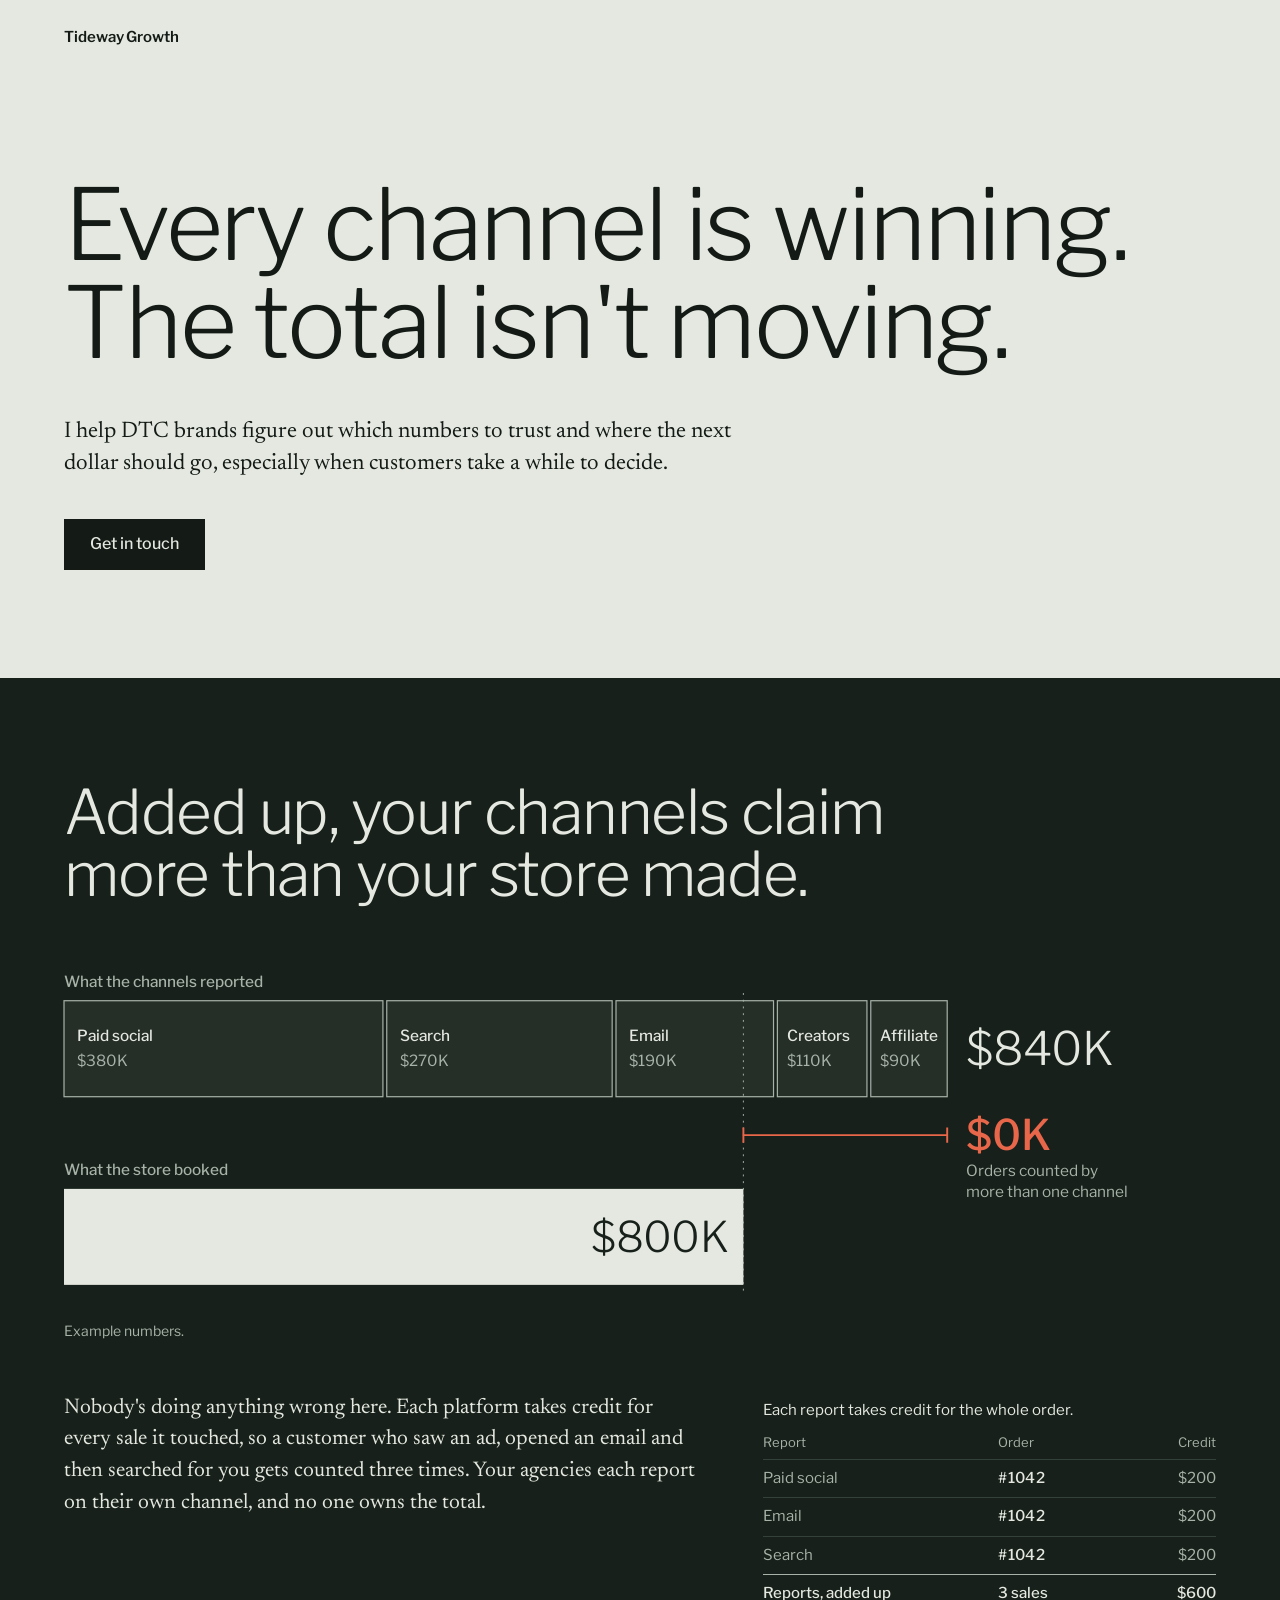
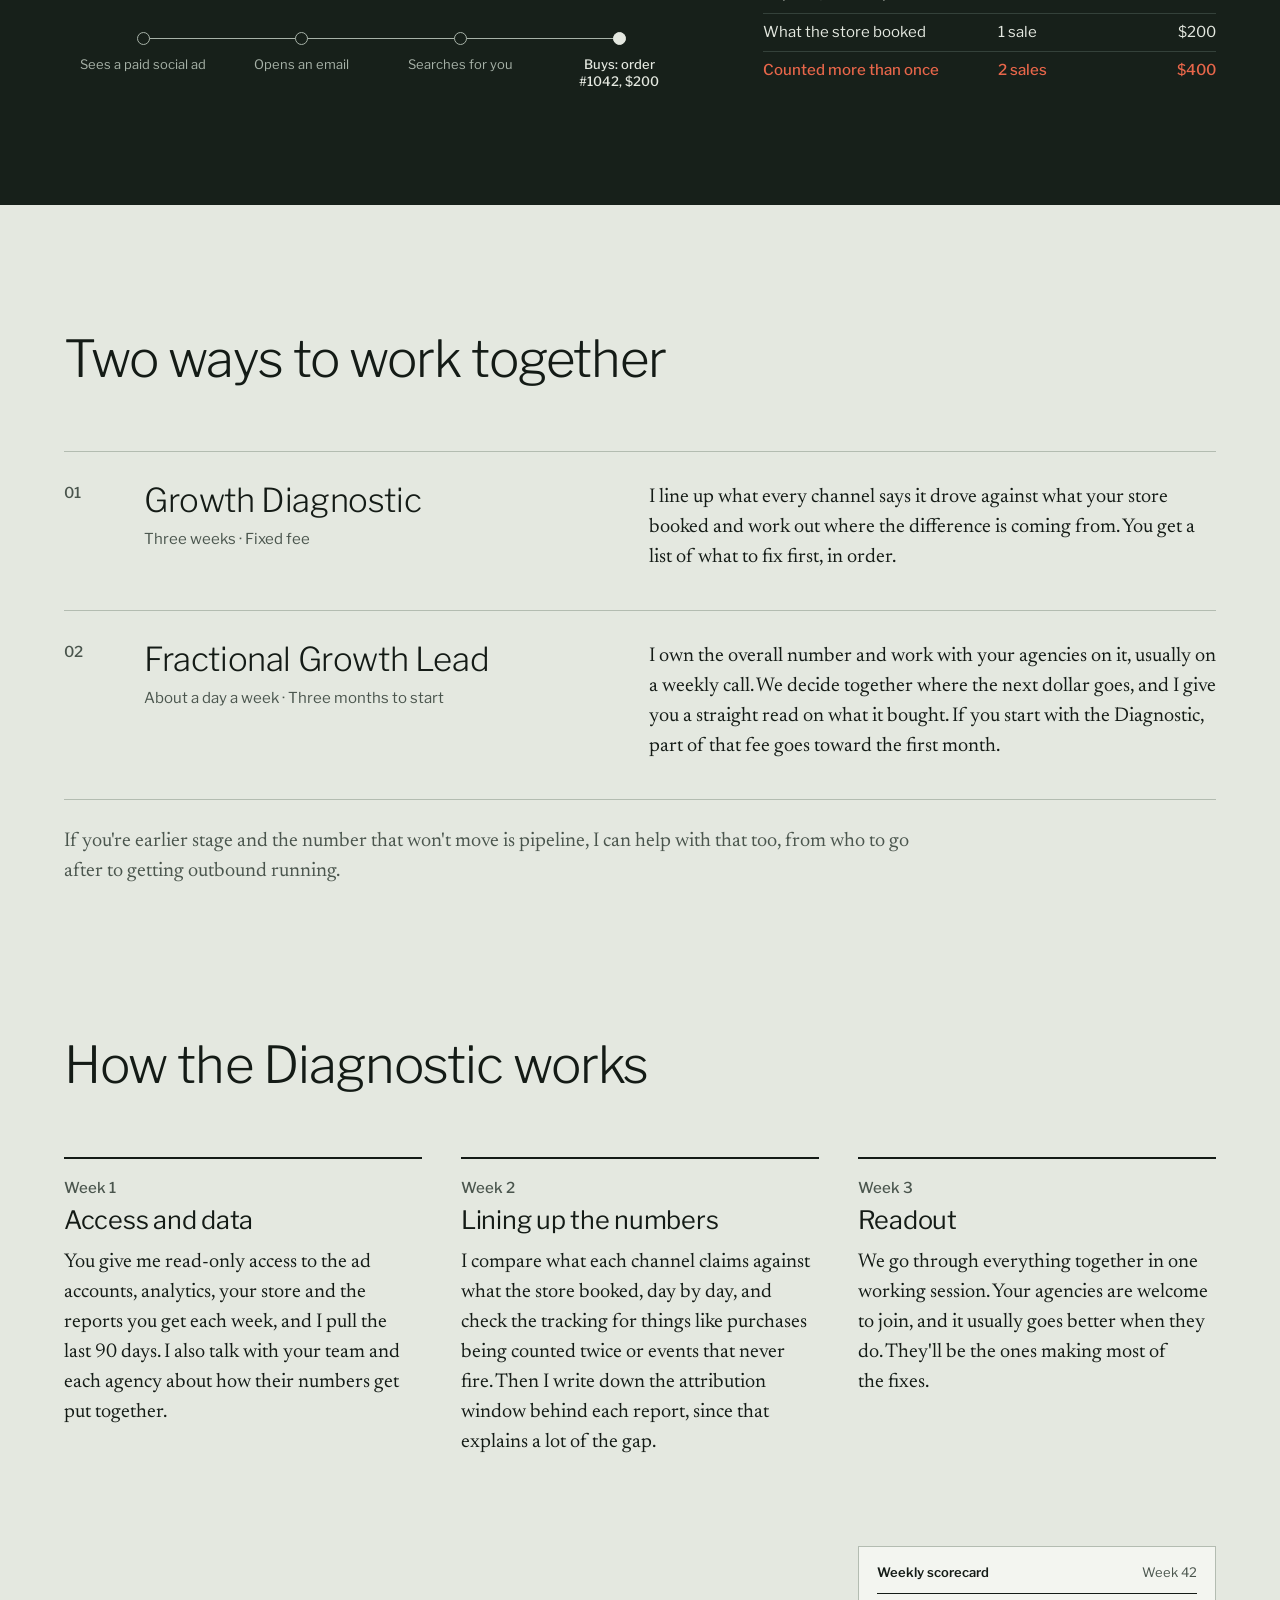
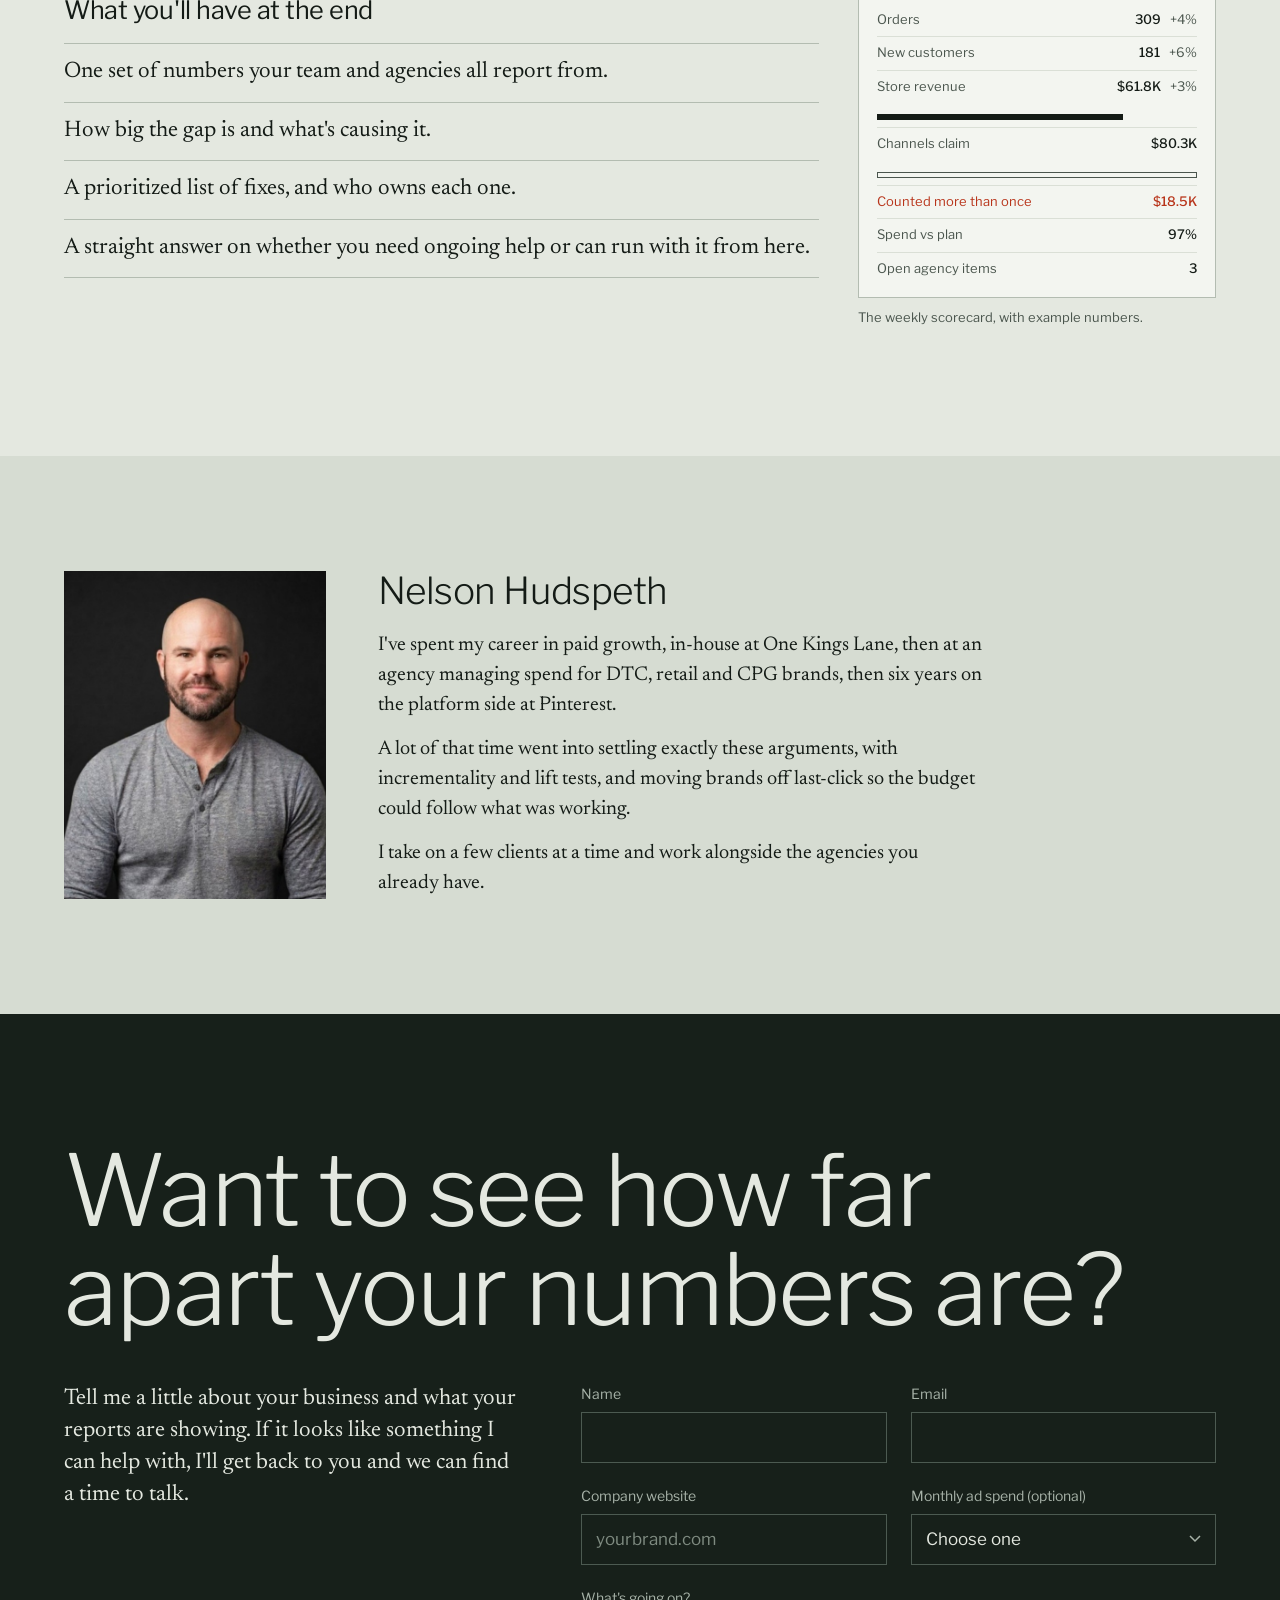
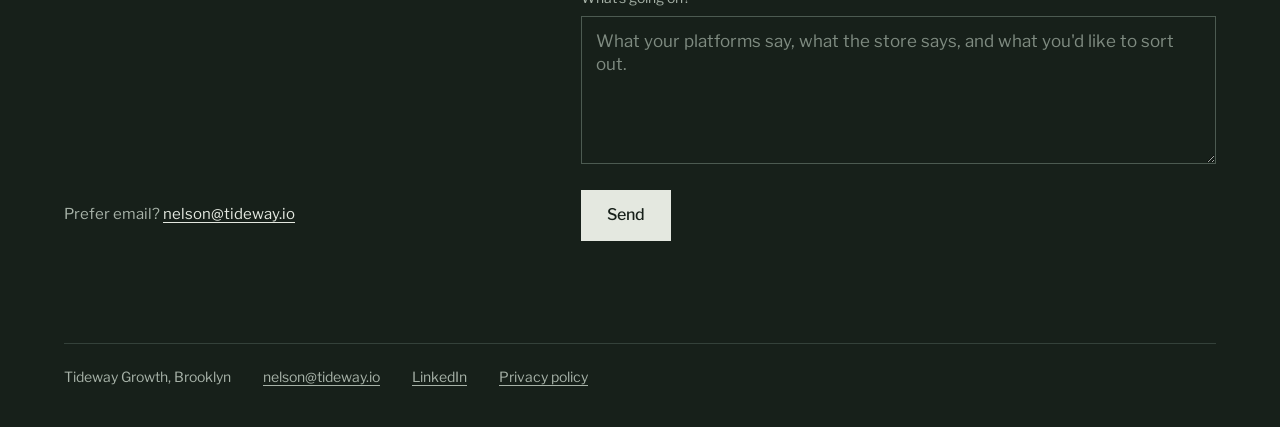
<file: index.html>
<!doctype html>
<html lang="en">
<head>
<meta charset="utf-8">
<meta name="viewport" content="width=device-width, initial-scale=1">
<title>Tideway Growth</title>
<meta name="description" content="Fractional growth and measurement for DTC brands: which numbers to trust, and where the next dollar should go.">
<meta name="theme-color" content="#E4E8E0">
<meta property="og:title" content="Tideway Growth">
<meta property="og:description" content="Fractional growth and measurement for DTC brands: which numbers to trust, and where the next dollar should go.">
<meta property="og:type" content="website">
<meta property="og:url" content="https://tidewaygrowth.com/">
<meta property="og:image" content="https://tidewaygrowth.com/og.png">
<meta property="og:image:type" content="image/png">
<meta property="og:image:width" content="1200">
<meta property="og:image:height" content="630">
<meta property="og:image:alt" content="Your agencies each report on their own channel, and no one owns the total. Paid social, email and search each report one sale. The store booked one.">
<meta name="twitter:card" content="summary_large_image">
<link rel="icon" href="data:image/svg+xml,%3Csvg xmlns='http://www.w3.org/2000/svg' viewBox='0 0 32 32'%3E%3Crect width='32' height='32' fill='%23141B16'/%3E%3Cpath d='M-6 10.5q2.75 2.6 5.5 0t5.5 0t5.5 0t5.5 0t5.5 0t5.5 0t5.5 0t5.5 0' fill='none' stroke='%23E4E8E0' stroke-width='3.2' stroke-linejoin='round'/%3E%3Crect x='14.4' y='10.5' width='3.2' height='14.5' fill='%23E4E8E0'/%3E%3C/svg%3E">
<link rel="preconnect" href="https://fonts.googleapis.com">
<link rel="preconnect" href="https://fonts.gstatic.com" crossorigin>
<link rel="stylesheet" href="https://fonts.googleapis.com/css2?family=Libre+Franklin:wght@300;400;500;600&family=Newsreader:ital,opsz,wght@0,6..72,400;1,6..72,400&display=swap">
<link rel="stylesheet" href="styles.css">
</head>
<body>

<header class="masthead wrap">
  <a class="wordmark" href="/">Tideway Growth</a>
</header>

<main>

  <section class="problem wrap" aria-labelledby="problem-title">
    <h1 id="problem-title"><span class="line">Every channel is winning.</span> <span class="line">The total isn't moving.</span></h1>
    <p class="standfirst">I help DTC brands figure out which numbers to trust and where the next dollar should go, especially when customers take a while to decide.</p>
    <a class="button" href="#start">Get in touch</a>
  </section>

  <section class="pov band" aria-labelledby="pov-title">
    <div class="wrap">
      <h2 class="h2" id="pov-title">Added up, your channels claim more than your store made.</h2>

      <figure class="gap">
        <svg class="gap__wide" viewBox="0 0 1200 344" role="img" aria-labelledby="gw-t gw-d">
          <title id="gw-t">What the channels reported against what the store booked, in one illustrative quarter</title>
          <desc id="gw-d">The five channel reports add up to $1.04M: paid social $380K, search $270K, email $190K, creators $110K and affiliate $90K. The store booked $800K. The $240K difference is orders counted by more than one channel.</desc>

          <text class="f-label" x="0" y="18">What the channels reported</text>
          <rect class="f-seg" style="--d:.25s" x="0" y="32" width="332.2" height="100"/>
          <rect class="f-seg" style="--d:.47s" x="336.2" y="32" width="234.8" height="100"/>
          <rect class="f-seg" style="--d:.69s" x="575" y="32" width="164.1" height="100"/>
          <rect class="f-seg" style="--d:.91s" x="743.1" y="32" width="93.3" height="100"/>
          <rect class="f-seg" style="--d:1.13s" x="840.4" y="32" width="79.6" height="100"/>
          <g class="f-lab" style="--d:.45s"><text class="f-name" x="14" y="74">Paid social</text><text class="f-val" x="14" y="100">$380K</text></g>
          <g class="f-lab" style="--d:.67s"><text class="f-name" x="350.2" y="74">Search</text><text class="f-val" x="350.2" y="100">$270K</text></g>
          <g class="f-lab" style="--d:.89s"><text class="f-name" x="589" y="74">Email</text><text class="f-val" x="589" y="100">$190K</text></g>
          <g class="f-lab" style="--d:1.11s"><text class="f-name" x="753.1" y="74">Creators</text><text class="f-val" x="753.1" y="100">$110K</text></g>
          <g class="f-lab" style="--d:1.33s"><text class="f-name" x="850.4" y="74">Affiliate</text><text class="f-val" x="850.4" y="100">$90K</text></g>
          <text class="f-total" data-total x="940" y="99">$1.04M</text>

          <text class="f-label" x="0" y="214">What the store booked</text>
          <rect class="f-store" style="--d:1.45s" x="0" y="228" width="707.7" height="100"/>
          <text class="f-store-val f-lab" style="--d:1.95s" x="691.7" y="294" text-anchor="end">$800K</text>

          <g class="f-reveal" style="--d:2.1s">
            <line class="f-guide" x1="707.7" y1="24" x2="707.7" y2="336"/>
            <path class="f-dim" d="M707.7 164v16M920 164v16M707.7 172H920"/>
            <text class="f-gap" data-gap x="940" y="188">$240K</text>
            <text class="f-note" x="940" y="215">Orders counted by</text>
            <text class="f-note" x="940" y="236">more than one channel</text>
          </g>
        </svg>

        <svg class="gap__tall" viewBox="0 64 335 542" role="img" aria-labelledby="gt-t gt-d">
          <title id="gt-t">What the channels reported against what the store booked, in one illustrative quarter</title>
          <desc id="gt-d">The five channel reports add up to $1.04M: paid social $380K, search $270K, email $190K, creators $110K and affiliate $90K. The store booked $800K. The $240K difference is orders counted by more than one channel.</desc>

          <text class="f-total" data-total x="0" y="96">$1.04M</text>

          <rect class="f-seg" style="--d:1.13s" x="0" y="110" width="84" height="35.5"/>
          <rect class="f-seg" style="--d:.91s" x="0" y="148.5" width="84" height="40.4"/>
          <rect class="f-seg" style="--d:.69s" x="0" y="191.9" width="84" height="71.9"/>
          <rect class="f-seg" style="--d:.47s" x="0" y="266.8" width="84" height="103.4"/>
          <rect class="f-seg" style="--d:.25s" x="0" y="373.2" width="84" height="146.8"/>
          <text class="f-lab" style="--d:1.33s" x="96" y="133"><tspan class="f-name">Affiliate</tspan> <tspan class="f-val">$90K</tspan></text>
          <text class="f-lab" style="--d:1.11s" x="96" y="173"><tspan class="f-name">Creators</tspan> <tspan class="f-val">$110K</tspan></text>
          <text class="f-lab" style="--d:.89s" x="96" y="232"><tspan class="f-name">Email</tspan> <tspan class="f-val">$190K</tspan></text>
          <text class="f-lab" style="--d:.67s" x="96" y="322"><tspan class="f-name">Search</tspan> <tspan class="f-val">$270K</tspan></text>
          <text class="f-lab" style="--d:.45s" x="96" y="450"><tspan class="f-name">Paid social</tspan> <tspan class="f-val">$380K</tspan></text>

          <rect class="f-store" style="--d:1.45s" x="251" y="204.6" width="84" height="315.4"/>
          <text class="f-store-val f-lab" style="--d:1.95s" x="293" y="238" text-anchor="middle">$800K</text>

          <g class="f-reveal" style="--d:2.1s">
            <text class="f-gap" data-gap x="335" y="96" text-anchor="end">$240K</text>
            <line class="f-guide" x1="84" y1="110" x2="300" y2="110"/>
            <path class="f-dim" d="M286 110h14M286 204.6h14M293 110v94.6"/>
            <path class="f-dim" d="M0 587h16"/>
            <text class="f-note" x="24" y="592">Orders counted by more than one channel</text>
          </g>

          <text class="f-label" x="0" y="548">Channels reported</text>
          <text class="f-label" x="335" y="548" text-anchor="end">Store booked</text>
        </svg>

        <figcaption>Example numbers.</figcaption>
      </figure>

      <div class="pov__foot">
        <div class="pov__left">
          <p class="pov__text">Nobody's doing anything wrong here. Each platform takes credit for every sale it touched, so a customer who saw an ad, opened an email and then searched for you gets counted three times. Your agencies each report on their own channel, and no one owns the total.</p>
          <ol class="one-sale__path">
            <li>Sees a paid social ad</li>
            <li>Opens an email</li>
            <li>Searches for you</li>
            <li class="is-order">Buys: order #1042, $200</li>
          </ol>
        </div>
        <figure class="one-sale" aria-label="One order, number 1042 for $200, appears in all three reports: paid social, email and search each take credit for it. The reports add up to three sales and $600; the store booked one sale and $200.">
          <p class="one-sale__lead">Each report takes credit for the whole order.</p>
          <table class="one-sale__ledger">
            <thead><tr><th scope="col">Report</th><th scope="col">Order</th><th scope="col">Credit</th></tr></thead>
            <tbody>
              <tr><td>Paid social</td><td class="o">#1042</td><td>$200</td></tr>
              <tr><td>Email</td><td class="o">#1042</td><td>$200</td></tr>
              <tr><td>Search</td><td class="o">#1042</td><td>$200</td></tr>
              <tr class="is-sum"><td>Reports, added up</td><td>3 sales</td><td>$600</td></tr>
              <tr class="is-store"><td>What the store booked</td><td>1 sale</td><td>$200</td></tr>
              <tr class="is-gap"><td>Counted more than once</td><td>2 sales</td><td>$400</td></tr>
            </tbody>
          </table>
        </figure>
      </div>
    </div>
  </section>

  <section class="offer wrap" aria-labelledby="offer-title">
    <h2 class="h2" id="offer-title">Two ways to work together</h2>
    <ol class="offers">
      <li class="offer-row">
        <span class="offer-row__num">01</span>
        <div class="offer-row__head">
          <h3 class="offer-row__name">Growth Diagnostic</h3>
          <p class="offer-row__terms"><span>Three weeks</span> · <span>Fixed fee</span></p>
        </div>
        <p class="offer-row__text">I line up what every channel says it drove against what your store booked and work out where the difference is coming from. You get a list of what to fix first, in order.</p>
      </li>
      <li class="offer-row">
        <span class="offer-row__num">02</span>
        <div class="offer-row__head">
          <h3 class="offer-row__name">Fractional Growth Lead</h3>
          <p class="offer-row__terms"><span>About a day a week</span> · <span>Three months to start</span></p>
        </div>
        <p class="offer-row__text">I own the overall number and work with your agencies on it, usually on a weekly call. We decide together where the next dollar goes, and I give you a straight read on what it bought. If you start with the Diagnostic, part of that fee goes toward the first month.</p>
      </li>
    </ol>
    <p class="offer__gtm">If you're earlier stage and the number that won't move is pipeline, I can help with that too, from who to go after to getting outbound running.</p>
  </section>

  <section class="weeks wrap" aria-labelledby="weeks-title">
    <h2 class="h2" id="weeks-title">How the Diagnostic works</h2>
    <ol class="weeks__list">
      <li>
        <p class="weeks__n">Week 1</p>
        <h3>Access and data</h3>
        <p>You give me read-only access to the ad accounts, analytics, your store and the reports you get each week, and I pull the last 90 days. I also talk with your team and each agency about how their numbers get put together.</p>
      </li>
      <li>
        <p class="weeks__n">Week 2</p>
        <h3>Lining up the numbers</h3>
        <p>I compare what each channel claims against what the store booked, day by day, and check the tracking for things like purchases being counted twice or events that never fire. Then I write down the attribution window behind each report, since that explains a lot of the gap.</p>
      </li>
      <li>
        <p class="weeks__n">Week 3</p>
        <h3>Readout</h3>
        <p>We go through everything together in one working session. Your agencies are welcome to join, and it usually goes better when they do. They'll be the ones making most of the fixes.</p>
      </li>
    </ol>
    <div class="hold">
      <div class="hold__text">
        <h3>What you'll have at the end</h3>
        <ul>
        <li>One set of numbers your team and agencies all report from.</li>
        <li>How big the gap is and what's causing it.</li>
        <li>A prioritized list of fixes, and who owns each one.</li>
        <li>A straight answer on whether you need ongoing help or can run with it from here.</li>
      </ul>
      </div>
      <figure class="scorecard">
          <div class="scorecard__sheet">
            <p class="scorecard__head"><span>Weekly scorecard</span><span>Week 42</span></p>
            <dl>
              <div><dt>Orders</dt><dd>309 <span>+4%</span></dd></div>
              <div><dt>New customers</dt><dd>181 <span>+6%</span></dd></div>
              <div class="is-bar" style="--w:77%"><dt>Store revenue</dt><dd>$61.8K <span>+3%</span></dd></div>
              <div class="is-bar is-claims" style="--w:100%"><dt>Channels claim</dt><dd>$80.3K</dd></div>
              <div class="is-gap"><dt>Counted more than once</dt><dd>$18.5K</dd></div>
              <div><dt>Spend vs plan</dt><dd>97%</dd></div>
              <div><dt>Open agency items</dt><dd>3</dd></div>
            </dl>
          </div>
          <figcaption>The weekly scorecard, with example numbers.</figcaption>
        </figure>
    </div>
  </section>

  <section class="about-band" aria-labelledby="about-title">
    <div class="about wrap">
      <img class="about__photo" src="nelson.jpg" alt="Nelson Hudspeth" width="720" height="720" loading="lazy">
      <div class="about__text">
        <h2 id="about-title">Nelson Hudspeth</h2>
        <p>I've spent my career in paid growth, in-house at One Kings Lane, then at an agency managing spend for DTC, retail and CPG brands, then six years on the platform side at Pinterest.</p>
        <p>A lot of that time went into settling exactly these arguments, with incrementality and lift tests, and moving brands off last-click so the budget could follow what was working.</p>
        <p>I take on a few clients at a time and work alongside the agencies you already have.</p>
      </div>
    </div>
  </section>

  <section class="close band" id="start" aria-labelledby="close-title">
    <div class="wrap">
      <h2 id="close-title">Want to see how far apart your numbers are?</h2>
      <div class="contact">
        <div class="contact__note">
          <p class="close__text">Tell me a little about your business and what your reports are showing. If it looks like something I can help with, I'll get back to you and we can find a time to talk.</p>
          <p class="contact__alt">Prefer email? <a href="mailto:nelson@tideway.io">nelson@tideway.io</a></p>
        </div>
        <form class="contact__form" action="https://formspree.io/f/mrppgwzo" method="POST" data-endpoint="https://formspree.io/f/mrppgwzo">
          <input type="hidden" name="_subject" value="New inquiry from tidewaygrowth.com">
          <div class="field">
            <label for="c-name">Name</label>
            <input id="c-name" name="name" type="text" autocomplete="name" required>
          </div>
          <div class="field">
            <label for="c-email">Email</label>
            <input id="c-email" name="email" type="email" autocomplete="email" required>
          </div>
          <div class="field">
            <label for="c-site">Company website</label>
            <input id="c-site" name="website" type="text" inputmode="url" autocomplete="url" placeholder="yourbrand.com">
          </div>
          <div class="field">
            <label for="c-spend">Monthly ad spend (optional)</label>
            <select id="c-spend" name="monthly_ad_spend">
              <option value="">Choose one</option>
              <option>Under $25K</option>
              <option>$25K to $100K</option>
              <option>$100K to $500K</option>
              <option>Over $500K</option>
              <option>Not sure</option>
            </select>
          </div>
          <div class="field field--full">
            <label for="c-msg">What's going on?</label>
            <textarea id="c-msg" name="message" rows="5" required placeholder="What your platforms say, what the store says, and what you'd like to sort out."></textarea>
          </div>
          <div class="field--hp" aria-hidden="true">
            <label for="c-hp">Leave this empty</label>
            <input id="c-hp" name="_gotcha" type="text" tabindex="-1" autocomplete="off">
          </div>
          <div class="contact__actions">
            <button class="button button--on-band" type="submit">Send</button>
            <p class="contact__status" role="status" aria-live="polite"></p>
          </div>
        </form>
      </div>
    </div>
  </section>

</main>

<footer class="footer band">
  <div class="wrap">
    <div class="footer__inner">
      <span>Tideway Growth, Brooklyn</span>
      <a href="mailto:nelson@tideway.io">nelson@tideway.io</a>
      <a href="https://www.linkedin.com/in/nelsonhudspeth">LinkedIn</a>
      <a href="/privacy.html">Privacy policy</a>
    </div>
  </div>
</footer>

<script>
// The figure adds up on screen: segments stack, the total ticks up, the store bar lands, the gap counts up.
// It only blanks itself just before it scrolls into view ("arm"), then plays once it's on screen ("play").
// No script, no IntersectionObserver, reduced motion, or an observer that never fires: the finished figure stays.
(() => {
  const fig = document.querySelector('.gap');
  if (!fig || !('IntersectionObserver' in window) || matchMedia('(prefers-reduced-motion: reduce)').matches) return;
  const fmt = (k) => (k >= 1000 ? '$' + (k / 1000).toFixed(2) + 'M' : '$' + Math.round(k) + 'K');
  const totals = fig.querySelectorAll('[data-total]');
  const gaps = fig.querySelectorAll('[data-gap]');
  let armed = false;
  const prime = () => {
    armed = true;
    totals.forEach((el) => (el.textContent = '$0K'));
    gaps.forEach((el) => (el.textContent = '$0K'));
    fig.classList.add('is-animated');
  };
  const run = () => {
    fig.classList.add('is-in');
    [380, 650, 840, 950, 1040].forEach((k, i) =>
      setTimeout(() => totals.forEach((el) => (el.textContent = fmt(k))), 600 + i * 220));
    setTimeout(() => {
      const t0 = performance.now();
      const tick = (t) => {
        const p = Math.min(1, (t - t0) / 700);
        gaps.forEach((el) => (el.textContent = fmt(240 * p)));
        if (p < 1) requestAnimationFrame(tick);
      };
      requestAnimationFrame(tick);
    }, 2100);
  };
  const arm = new IntersectionObserver((entries) => {
    if (entries.some((e) => e.isIntersecting)) { arm.disconnect(); if (!armed) prime(); }
  }, { rootMargin: '0px 0px 60% 0px' });
  const play = new IntersectionObserver((entries) => {
    if (entries.some((e) => e.isIntersecting)) {
      play.disconnect();
      if (!armed) prime();
      requestAnimationFrame(() => requestAnimationFrame(run));
    }
  }, { threshold: 0.35 });
  arm.observe(fig);
  play.observe(fig);
})();

// The contact form posts to the form service in data-endpoint and answers inline.
(() => {
  const form = document.querySelector('.contact__form');
  if (!form) return;
  const status = form.querySelector('.contact__status');
  const button = form.querySelector('button[type=submit]');
  form.addEventListener('submit', async (e) => {
    e.preventDefault();
    if (!form.reportValidity()) return;
    const endpoint = form.dataset.endpoint;
    if (!endpoint) { status.textContent = "Preview only: the form isn't connected yet."; return; }
    button.disabled = true;
    status.textContent = 'Sending...';
    try {
      const res = await fetch(endpoint, { method: 'POST', body: new FormData(form), headers: { Accept: 'application/json' } });
      if (!res.ok) throw new Error(String(res.status));
      form.reset();
      status.textContent = "Thanks, got it. I'll get back to you soon.";
    } catch (err) {
      status.textContent = "That didn't go through. Email me at nelson@tideway.io instead.";
    } finally {
      button.disabled = false;
    }
  });
})();
</script>

</body>
</html>
</file>
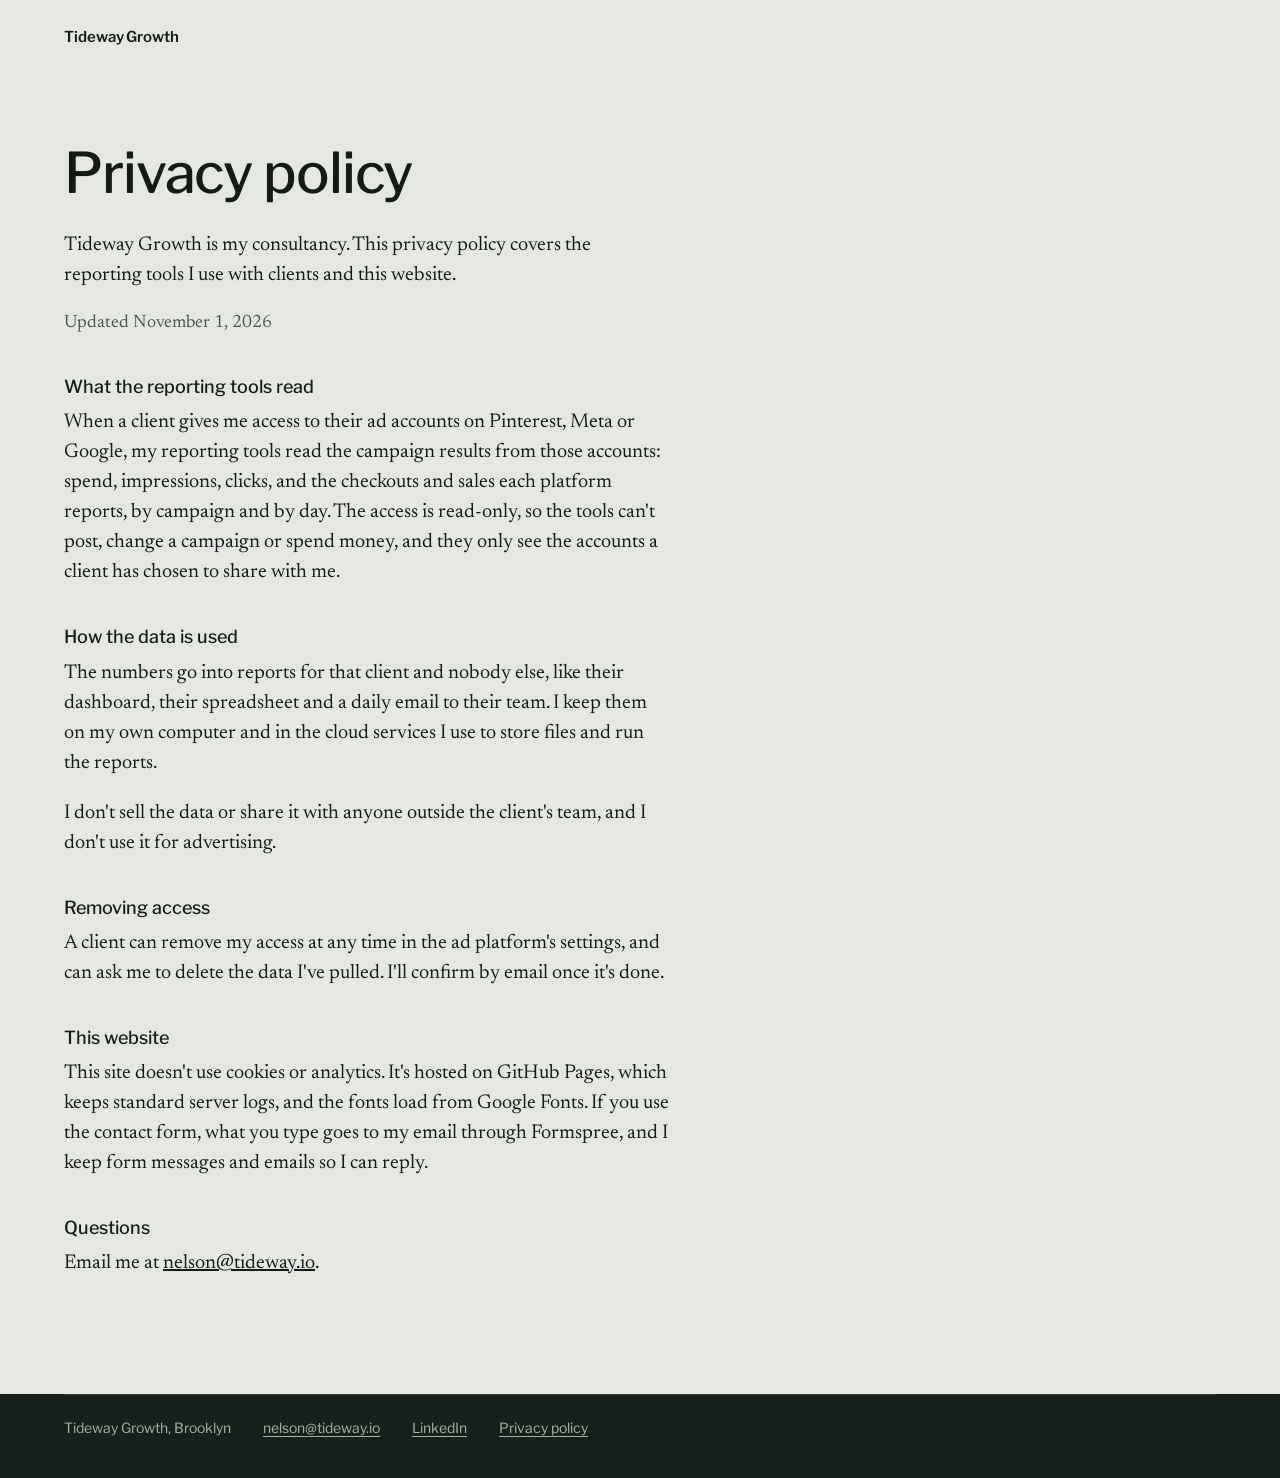
<file: privacy.html>
<!doctype html>
<html lang="en">
<head>
<meta charset="utf-8">
<meta name="viewport" content="width=device-width, initial-scale=1">
<title>Privacy Policy · Tideway Growth</title>
<meta name="description" content="Tideway Growth's privacy policy: what the reporting tools read from client ad accounts, how it's used, and how to remove access.">
<meta name="theme-color" content="#E4E8E0">
<link rel="icon" href="data:image/svg+xml,%3Csvg xmlns='http://www.w3.org/2000/svg' viewBox='0 0 32 32'%3E%3Crect width='32' height='32' fill='%23141B16'/%3E%3Cpath d='M-6 10.5q2.75 2.6 5.5 0t5.5 0t5.5 0t5.5 0t5.5 0t5.5 0t5.5 0t5.5 0' fill='none' stroke='%23E4E8E0' stroke-width='3.2' stroke-linejoin='round'/%3E%3Crect x='14.4' y='10.5' width='3.2' height='14.5' fill='%23E4E8E0'/%3E%3C/svg%3E">
<link rel="preconnect" href="https://fonts.googleapis.com">
<link rel="preconnect" href="https://fonts.gstatic.com" crossorigin>
<link rel="stylesheet" href="https://fonts.googleapis.com/css2?family=Libre+Franklin:wght@300;400;500;600&family=Newsreader:ital,opsz,wght@0,6..72,400;1,6..72,400&display=swap">
<link rel="stylesheet" href="styles.css">
<style>
  .policy { padding-block: clamp(48px, 8vw, 96px); }
  .policy__body { max-width: 38rem; }
  .policy h1 { font-family: var(--display); font-weight: 500; font-size: clamp(2.25rem, 1.6rem + 2.4vw, 3.5rem); line-height: 1.05; letter-spacing: -0.02em; margin: 0 0 0.5em; }
  .policy h2 { font-family: var(--display); font-weight: 500; font-size: 1.125rem; margin: 2em 0 0.4em; }
  .policy p { margin: 0 0 1em; }
  .policy__date { color: var(--ink-2); font-size: 0.9em; }
</style>
</head>
<body>

<header class="masthead wrap">
  <a class="wordmark" href="/">Tideway Growth</a>
</header>

<main>
  <section class="policy wrap" aria-labelledby="policy-title">
    <div class="policy__body">
      <h1 id="policy-title">Privacy policy</h1>
      <p>Tideway Growth is my consultancy. This privacy policy covers the reporting tools I use with clients and this website.</p>
      <p class="policy__date">Updated November 1, 2026</p>

      <h2>What the reporting tools read</h2>
      <p>When a client gives me access to their ad accounts on Pinterest, Meta or Google, my reporting tools read the campaign results from those accounts: spend, impressions, clicks, and the checkouts and sales each platform reports, by campaign and by day. The access is read-only, so the tools can't post, change a campaign or spend money, and they only see the accounts a client has chosen to share with me.</p>

      <h2>How the data is used</h2>
      <p>The numbers go into reports for that client and nobody else, like their dashboard, their spreadsheet and a daily email to their team. I keep them on my own computer and in the cloud services I use to store files and run the reports.</p>
      <p>I don't sell the data or share it with anyone outside the client's team, and I don't use it for advertising.</p>

      <h2>Removing access</h2>
      <p>A client can remove my access at any time in the ad platform's settings, and can ask me to delete the data I've pulled. I'll confirm by email once it's done.</p>

      <h2>This website</h2>
      <p>This site doesn't use cookies or analytics. It's hosted on GitHub Pages, which keeps standard server logs, and the fonts load from Google Fonts. If you use the contact form, what you type goes to my email through Formspree, and I keep form messages and emails so I can reply.</p>

      <h2>Questions</h2>
      <p>Email me at <a href="mailto:nelson@tideway.io">nelson@tideway.io</a>.</p>
    </div>
  </section>
</main>

<footer class="footer band">
  <div class="wrap">
    <div class="footer__inner">
      <span>Tideway Growth, Brooklyn</span>
      <a href="mailto:nelson@tideway.io">nelson@tideway.io</a>
      <a href="https://www.linkedin.com/in/nelsonhudspeth">LinkedIn</a>
      <a href="/privacy.html">Privacy policy</a>
    </div>
  </div>
</footer>

</body>
</html>
</file>
<file: styles.css>
/* Tideway Growth v2. Tokens and rules: DESIGN.md */

:root {
  --paper: #E4E8E0;
  --ink: #141B16;
  --ink-2: #4A554D;
  --rule: #B3BCB1;
  --band: #17201A;
  --band-ink: #E4E8E0;
  --band-ink-2: #A7B2A8;
  --accent: #B8341A;
  --accent-on-band: #E8664A;
  --paper-2: #D6DCD2;
  --band-rule: #34413A;

  --display: "Libre Franklin", "Franklin Gothic Medium", "Helvetica Neue", Arial, sans-serif;
  --text: "Newsreader", Georgia, "Times New Roman", serif;

  --gutter: clamp(20px, 5vw, 120px);
  --content: 1200px;
}

*, *::before, *::after { box-sizing: border-box; }

html { -webkit-text-size-adjust: 100%; text-size-adjust: 100%; }
@media (prefers-reduced-motion: no-preference) { html { scroll-behavior: smooth; } }

body {
  margin: 0;
  background: var(--paper);
  color: var(--ink);
  font-family: var(--text);
  font-size: clamp(1.125rem, 0.95rem + 0.4vw, 1.25rem);
  line-height: 1.5;
  font-optical-sizing: auto;
  -webkit-font-smoothing: antialiased;
  -moz-osx-font-smoothing: grayscale;
}

a { color: inherit; }
p, li { text-wrap: pretty; }
:focus-visible { outline: 2px solid currentColor; outline-offset: 3px; }

.wrap {
  width: 100%;
  max-width: calc(var(--content) + 2 * var(--gutter));
  margin-inline: auto;
  padding-inline: var(--gutter);
}

/* Masthead */

.masthead {
  display: flex;
  justify-content: space-between;
  align-items: baseline;
  gap: 1rem;
  padding-top: 28px;
  font-family: var(--display);
  font-size: 15px;
  line-height: 1.3;
}
.wordmark { font-weight: 600; letter-spacing: -0.005em; text-decoration: none; }

/* 1. The reader's problem: full-width type, nothing else */

.problem {
  padding-top: clamp(72px, 10vw, 148px);
  padding-bottom: clamp(72px, 8.5vw, 124px);
}
.problem h1 {
  margin: 0;
  font-family: var(--display);
  font-weight: 300;
  font-size: clamp(2.75rem, 1.2rem + 6.2vw, 6.5rem);
  line-height: 1;
  letter-spacing: -0.022em;
  text-wrap: balance;
}
.problem h1 .line { display: block; }

.standfirst {
  margin: clamp(28px, 3.4vw, 48px) 0 0;
  max-width: 31em;
  font-size: clamp(1.25rem, 1.05rem + 0.45vw, 1.5rem);
  line-height: 1.42;
}

.button {
  display: inline-block;
  margin-top: clamp(28px, 3vw, 40px);
  padding: 17px 26px 18px;
  background: var(--ink);
  color: var(--paper);
  font-family: var(--display);
  font-weight: 500;
  font-size: 16px;
  line-height: 1;
  text-decoration: none;
  transition: background-color 0.15s ease;
}
.button:hover { background: #2C3830; }

/* 2. The point of view, drawn: full-bleed ink band */

.band { background: var(--band); color: var(--band-ink); }

.pov {
  padding-top: clamp(64px, 8vw, 120px);
  padding-bottom: clamp(72px, 9vw, 136px);
}
.h2 {
  margin: 0;
  max-width: 17em;
  font-family: var(--display);
  font-weight: 300;
  font-size: clamp(2rem, 1.1rem + 2.6vw, 3.5rem);
  line-height: 1.06;
  letter-spacing: -0.018em;
  text-wrap: balance;
}

.pov .h2 { max-width: 15em; font-size: clamp(2.25rem, 1.2rem + 3.3vw, 4.25rem); line-height: 1.02; letter-spacing: -0.02em; }
.gap { margin: clamp(40px, 5vw, 72px) 0 0; }
.gap svg { width: 100%; height: auto; overflow: visible; }
.gap .gap__wide { display: block; }
.gap .gap__tall { display: none; max-width: 420px; }
.gap figcaption {
  margin-top: 20px;
  font-family: var(--display);
  font-size: 14px;
  color: var(--band-ink-2);
}

.pov__text {
  margin: clamp(36px, 4vw, 56px) 0 0;
  max-width: 34em;
  font-size: clamp(1.2rem, 1.05rem + 0.35vw, 1.4rem);
  line-height: 1.5;
}

/* The figure. Red marks the gap and nothing else. */

.gap text { font-family: var(--display); font-variant-numeric: lining-nums tabular-nums; }
.f-label { fill: var(--band-ink-2); font-size: 16px; font-weight: 500; }
.f-seg { fill: rgba(228, 232, 224, 0.07); stroke: var(--band-ink-2); stroke-width: 1.25; }
.f-name { fill: var(--band-ink); font-size: 16px; font-weight: 500; }
.f-val { fill: var(--band-ink-2); font-size: 16px; font-weight: 400; }
.f-total { fill: var(--band-ink); font-size: 48px; font-weight: 300; letter-spacing: -0.015em; }
.f-store { fill: var(--band-ink); }
.f-store-val { fill: var(--band); font-size: 44px; font-weight: 300; letter-spacing: -0.015em; }
.f-guide { stroke: var(--band-ink-2); stroke-width: 1; stroke-dasharray: 2 5; }
.f-dim { fill: none; stroke: var(--accent-on-band); stroke-width: 2; }
.f-gap { fill: var(--accent-on-band); font-size: 44px; font-weight: 500; letter-spacing: -0.01em; }
.f-note { fill: var(--band-ink-2); font-size: 16px; font-weight: 400; }

.gap__tall .f-label,
.gap__tall .f-name,
.gap__tall .f-val,
.gap__tall .f-note { font-size: 14px; }
.gap__tall .f-total { font-size: 30px; }
.gap__tall .f-store-val { font-size: 22px; }
.gap__tall .f-gap { font-size: 28px; }

/* The figure builds on scroll (script at the end of index.html). Without it, or with reduced motion, it simply shows. */
.gap.is-animated .f-seg,
.gap.is-animated .f-store {
  transform-box: fill-box;
  transform-origin: left center;
  transform: scaleX(0);
}
.gap.is-animated .gap__tall .f-seg,
.gap.is-animated .gap__tall .f-store { transform-origin: center bottom; transform: scaleY(0); }
.gap.is-animated .f-lab,
.gap.is-animated .f-reveal { opacity: 0; }
/* Timing lives on the "in" state only, so arming hides instantly and only the build is staged */
.gap.is-animated.is-in .f-seg,
.gap.is-animated.is-in .f-store {
  transform: none;
  transition: transform 0.5s cubic-bezier(0.2, 0.7, 0.2, 1) var(--d, 0s);
}
.gap.is-animated.is-in .f-lab,
.gap.is-animated.is-in .f-reveal {
  opacity: 1;
  transition: opacity 0.4s ease var(--d, 0s);
}

/* Supporting graphics: one sale counted three times (under the chart) and the weekly scorecard (beside what you hold) */

/* Graphic 1 · one sale, three reports, beside the paragraph under the chart */
.pov__foot {
  display: grid;
  grid-template-columns: minmax(0, 7fr) minmax(0, 5fr);
  column-gap: clamp(32px, 5vw, 88px);
  align-items: stretch;
  margin-top: clamp(36px, 4vw, 56px);
}
.pov__foot .pov__text { margin-top: 0; }
.pov__left { display: flex; flex-direction: column; }
.pov__left .pov__text { margin-bottom: clamp(36px, 4vw, 52px); }
.pov__left .one-sale__path { margin-top: auto; }
.one-sale > .one-sale__lead:first-child { margin-top: 0; }
.one-sale { margin: 6px 0 0; font-family: var(--display); color: var(--band-ink); }
.one-sale__path {
  position: relative;
  display: grid;
  grid-template-columns: repeat(4, minmax(0, 1fr));
  list-style: none;
  margin: 0;
  padding: 0;
  font-family: var(--display);
}
.one-sale__path::before {
  content: "";
  position: absolute;
  top: 6px;
  left: 12.5%;
  right: 12.5%;
  height: 1px;
  background: var(--band-ink-2);
}
.one-sale__path li {
  position: relative;
  padding: 24px 4px 0;
  text-align: center;
  font-size: 13px;
  line-height: 1.3;
  color: var(--band-ink-2);
}
.one-sale__path li::before {
  content: "";
  position: absolute;
  top: 0;
  left: 50%;
  width: 13px;
  height: 13px;
  margin-left: -6.5px;
  border-radius: 50%;
  background: var(--band);
  border: 1.5px solid var(--band-ink-2);
  box-sizing: border-box;
}
.one-sale__path .is-order { color: var(--band-ink); font-weight: 500; }
.one-sale__path .is-order::before { background: var(--band-ink); border-color: var(--band-ink); }
.one-sale__lead { margin: 26px 0 0; font-family: var(--display); font-size: 15px; color: var(--band-ink); }
.one-sale__ledger {
  width: 100%;
  margin-top: 12px;
  border-collapse: collapse;
  font-size: 15px;
  font-variant-numeric: lining-nums tabular-nums;
  color: var(--band-ink-2);
}
.one-sale__ledger th {
  padding: 0 0 6px;
  font-size: 13px;
  font-weight: 400;
  text-align: left;
  color: var(--band-ink-2);
}
.one-sale__ledger td { padding: 7px 0 8px; border-top: 1px solid var(--band-rule); vertical-align: baseline; }
.one-sale__ledger th:not(:last-child),
.one-sale__ledger td:not(:last-child) { padding-right: 12px; }
.one-sale__ledger th:nth-child(2),
.one-sale__ledger td:nth-child(2) { width: 30%; }
.one-sale__ledger th:last-child,
.one-sale__ledger td:last-child { width: 18%; text-align: right; }
.one-sale__ledger .o { color: var(--band-ink); font-weight: 500; letter-spacing: 0.02em; }
.one-sale__ledger .is-sum td { border-top-color: var(--band-ink-2); color: var(--band-ink); font-weight: 500; }
.one-sale__ledger .is-store td { color: var(--band-ink); }
.one-sale__ledger .is-gap td { color: var(--accent-on-band); font-weight: 500; }

/* Graphic 3 · the weekly scorecard, beside what you hold */
.scorecard { grid-column: 3; margin: 0; }
.scorecard__sheet {
  padding: 16px 18px 12px;
  background: #F3F5F0;
  border: 1px solid var(--rule);
  font-family: var(--display);
  font-size: 13px;
  font-variant-numeric: lining-nums tabular-nums;
}
.scorecard__head {
  display: flex;
  justify-content: space-between;
  margin: 0 0 10px;
  padding-bottom: 10px;
  border-bottom: 1px solid var(--ink);
  font-weight: 600;
  font-size: 13px;
}
.scorecard__head span:last-child { font-weight: 400; color: var(--ink-2); }
.scorecard dl { margin: 0; }
.scorecard dl > div {
  display: flex;
  justify-content: space-between;
  align-items: baseline;
  gap: 12px;
  padding: 6px 0 7px;
  border-bottom: 1px solid #DADFD6;
}
.scorecard dl > div:last-child { border-bottom: 0; }
.scorecard dt { color: var(--ink-2); }
.scorecard dd { margin: 0; color: var(--ink); font-weight: 500; }
.scorecard dd span { margin-left: 6px; font-weight: 400; color: var(--ink-2); }
.scorecard .is-bar { flex-wrap: wrap; }
.scorecard .is-bar::after {
  content: "";
  flex: 0 0 var(--w);
  height: 6px;
  margin-top: 6px;
  background: var(--ink);
}
.scorecard .is-claims::after { background: transparent; box-shadow: inset 0 0 0 1px var(--ink-2); }
.scorecard .is-gap dt,
.scorecard .is-gap dd { color: var(--accent); }
.scorecard figcaption { margin-top: 10px; font-family: var(--display); font-size: 13px; color: var(--ink-2); }

/* 3. Two named engagements: a numbered ledger, not cards */

.offer {
  padding-top: clamp(80px, 10vw, 152px);
  padding-bottom: clamp(48px, 5vw, 72px);
}
.offers {
  list-style: none;
  margin: clamp(40px, 5vw, 64px) 0 0;
  padding: 0;
  border-bottom: 1px solid var(--rule);
}
.offer-row {
  display: grid;
  grid-template-columns: 48px minmax(0, 5fr) minmax(0, 6fr);
  column-gap: clamp(16px, 2.5vw, 40px);
  align-items: start;
  padding: 30px 0 38px;
  border-top: 1px solid var(--rule);
}
.offer-row__num {
  font-family: var(--display);
  font-weight: 500;
  font-size: 15px;
  font-variant-numeric: tabular-nums;
  color: var(--ink-2);
}
.offer-row__name {
  margin: 0;
  font-family: var(--display);
  font-weight: 300;
  font-size: clamp(1.5rem, 1.1rem + 1.2vw, 2.25rem);
  line-height: 1.1;
  letter-spacing: -0.012em;
  text-wrap: balance;
}
/* The number, the name and the description share a top line; the terms sit under the name */
.offer-row__head { min-width: 0; }
.offer-row__terms span { white-space: nowrap; }
.offer-row__num { padding-top: 0; }
.offer-row__terms {
  margin: 10px 0 0;
  font-family: var(--display);
  font-size: 15px;
  line-height: 1.5;
  color: var(--ink-2);
}
.offer-row__text { margin: 0; max-width: 32em; }
.offer__gtm { margin: 26px 0 0; max-width: 44em; color: var(--ink-2); }

/* 4. How the Diagnostic runs: a horizontal three-week strip */

.weeks {
  padding-top: clamp(64px, 7vw, 104px);
  padding-bottom: clamp(88px, 10vw, 152px);
}
.weeks__list {
  list-style: none;
  margin: clamp(40px, 5vw, 64px) 0 0;
  padding: 0;
  display: grid;
  grid-template-columns: repeat(3, minmax(0, 1fr));
  column-gap: clamp(20px, 3vw, 48px);
}
.weeks__list li { border-top: 2px solid var(--ink); padding-top: 18px; }
.weeks__n {
  margin: 0;
  font-family: var(--display);
  font-weight: 500;
  font-size: 15px;
  color: var(--ink-2);
}
.weeks__list h3,
.hold h3 {
  margin: 6px 0 12px;
  font-family: var(--display);
  font-weight: 400;
  font-size: clamp(1.375rem, 1.1rem + 0.6vw, 1.75rem);
  line-height: 1.15;
  letter-spacing: -0.01em;
}
.weeks__list p:not(.weeks__n) { margin: 0; }

.hold {
  margin-top: clamp(64px, 7vw, 104px);
  display: grid;
  grid-template-columns: repeat(3, minmax(0, 1fr));
  column-gap: clamp(20px, 3vw, 48px);
  align-items: center;
}
.hold__text { grid-column: 1 / span 2; }
.hold h3 { margin: 0 0 18px; }
.hold ul { list-style: none; margin: 0; padding: 0; border-top: 1px solid var(--rule); }
.hold li {
  padding: 13px 0 14px;
  border-bottom: 1px solid var(--rule);
  font-size: clamp(1.25rem, 1.05rem + 0.45vw, 1.5rem);
  line-height: 1.35;
}

/* 5 + 6. About, with the beauty story: a darker tint of the ground, a real photo */

.about-band { background: var(--paper-2); }
.about {
  display: grid;
  grid-template-columns: minmax(0, 3fr) minmax(0, 7fr) minmax(0, 2fr);
  column-gap: clamp(24px, 4vw, 64px);
  align-items: start;
  padding-top: clamp(80px, 9vw, 136px);
  padding-bottom: clamp(80px, 9vw, 136px);
}
.about__photo {
  display: block;
  width: 100%;
  height: auto;
  aspect-ratio: 4 / 5;
  object-fit: cover;
  object-position: 50% 30%;
  background: var(--ink);
}
.about h2 {
  margin: 0;
  font-family: var(--display);
  font-weight: 300;
  font-size: clamp(1.75rem, 1.2rem + 1.4vw, 2.5rem);
  line-height: 1.1;
  letter-spacing: -0.012em;
}
.about p { margin: 14px 0 0; max-width: 34em; }
.about h2 + p { margin-top: 18px; }

/* 7. The close: one oversized line, one first step, one button */

.close {
  padding-top: clamp(88px, 10vw, 160px);
  padding-bottom: clamp(72px, 8vw, 120px);
}
.close h2 {
  margin: 0;
  font-family: var(--display);
  font-weight: 300;
  font-size: clamp(2.75rem, 1.2rem + 6.2vw, 6.5rem);
  line-height: 1;
  letter-spacing: -0.022em;
  text-wrap: balance;
}
.close__text {
  margin: clamp(28px, 3.4vw, 48px) 0 0;
  max-width: 31em;
  font-size: clamp(1.25rem, 1.05rem + 0.45vw, 1.5rem);
  line-height: 1.42;
}
.button--on-band { background: var(--band-ink); color: var(--band); }

/* The contact form: a short note on the left, the form on the right */
.contact {
  display: grid;
  grid-template-columns: minmax(0, 5fr) minmax(0, 7fr);
  column-gap: clamp(32px, 5vw, 88px);
  align-items: stretch;
  margin-top: clamp(28px, 3.4vw, 48px);
}
.contact .close__text { margin-top: 0; }
.contact__note { display: flex; flex-direction: column; }
.contact__alt {
  margin: auto 0 0;
  padding: 24px 0 15px;
  font-family: var(--display);
  font-size: 15px;
  color: var(--band-ink-2);
}
.contact__alt a { color: var(--band-ink); text-underline-offset: 3px; }
.contact__alt a:hover { color: #FFFFFF; }
.contact__form {
  display: grid;
  grid-template-columns: repeat(2, minmax(0, 1fr));
  gap: 22px 24px;
}
.field { display: flex; flex-direction: column; gap: 8px; min-width: 0; }
.field--full { grid-column: 1 / -1; }
.field label { font-family: var(--display); font-size: 14px; color: var(--band-ink-2); }
.field input,
.field select,
.field textarea {
  width: 100%;
  margin: 0;
  padding: 13px 14px;
  font-family: var(--display);
  font-size: 17px;
  line-height: 1.35;
  color: var(--band-ink);
  background: transparent;
  border: 1px solid #4C5A51;
  border-radius: 0;
  -webkit-appearance: none;
  appearance: none;
  transition: border-color 0.15s ease;
}
.field textarea { min-height: 148px; resize: vertical; }
.field select {
  padding-right: 40px;
  background-image: url("data:image/svg+xml,%3Csvg xmlns='http://www.w3.org/2000/svg' width='12' height='8' viewBox='0 0 12 8'%3E%3Cpath d='M1 1l5 5 5-5' fill='none' stroke='%23A7B2A8' stroke-width='1.5'/%3E%3C/svg%3E");
  background-repeat: no-repeat;
  background-position: right 14px center;
}
.field select option { color: var(--ink); background: var(--paper); }
.field input::placeholder,
.field textarea::placeholder { color: #7F8B81; opacity: 1; }
.field input:hover,
.field select:hover,
.field textarea:hover { border-color: var(--band-ink-2); }
.field input:focus,
.field select:focus,
.field textarea:focus { outline: none; border-color: var(--band-ink); }
.field--hp { position: absolute; left: -10000px; width: 1px; height: 1px; overflow: hidden; }
.contact__actions {
  grid-column: 1 / -1;
  display: flex;
  align-items: center;
  flex-wrap: wrap;
  gap: 14px 24px;
  margin-top: 4px;
}
.contact__actions .button { margin-top: 0; border: 0; cursor: pointer; }
.contact__actions .button:disabled { opacity: 0.6; cursor: default; }
.contact__status { margin: 0; font-family: var(--display); font-size: 15px; color: var(--band-ink); }
.button--on-band:hover { background: #FFFFFF; }

.footer { padding-bottom: 40px; }
.footer__inner {
  display: flex;
  flex-wrap: wrap;
  gap: 8px 32px;
  padding-top: 22px;
  border-top: 1px solid var(--band-rule);
  font-family: var(--display);
  font-size: 14px;
  color: var(--band-ink-2);
}
.footer a { color: var(--band-ink-2); text-underline-offset: 3px; }
.footer a:hover { color: var(--band-ink); }

/* Below 1100px the wide figure gets too small to read; the tall one takes over */

@media (max-width: 1099px) {
  .gap .gap__wide { display: none; }
  .gap .gap__tall { display: block; }
}

@media (min-width: 760px) and (max-width: 1099px) {
  .pov .wrap {
    display: grid;
    grid-template-columns: minmax(0, 420px) minmax(0, 1fr);
    column-gap: 56px;
  }
  .pov h2 { grid-column: 1 / -1; }
  .gap { grid-column: 1; }
  .pov__foot { grid-column: 2; align-self: end; margin-top: 0; grid-template-columns: 1fr; row-gap: 32px; }
}

@media (max-width: 899px) {
  .contact { grid-template-columns: 1fr; row-gap: 28px; }
  .contact__alt { padding: 14px 0 0; }
  .pov__foot { grid-template-columns: 1fr; row-gap: 36px; }
  .scorecard { max-width: 360px; margin-top: 36px; }
  .offer-row { grid-template-columns: 36px minmax(0, 1fr); row-gap: 10px; }
  .offer-row__text { grid-column: 2; }
  .weeks__list { grid-template-columns: 1fr; row-gap: 36px; }
  .hold { grid-template-columns: 1fr; }
  .hold__text, .scorecard { grid-column: 1; }
  .about { grid-template-columns: minmax(0, 2fr) minmax(0, 3fr); }
}

@media (max-width: 759px) {
  .contact__form { grid-template-columns: 1fr; }
  .masthead { font-size: 14px; }
  .about { grid-template-columns: 1fr; row-gap: 28px; }
  .about__photo { max-width: 260px; }
}
</file>
